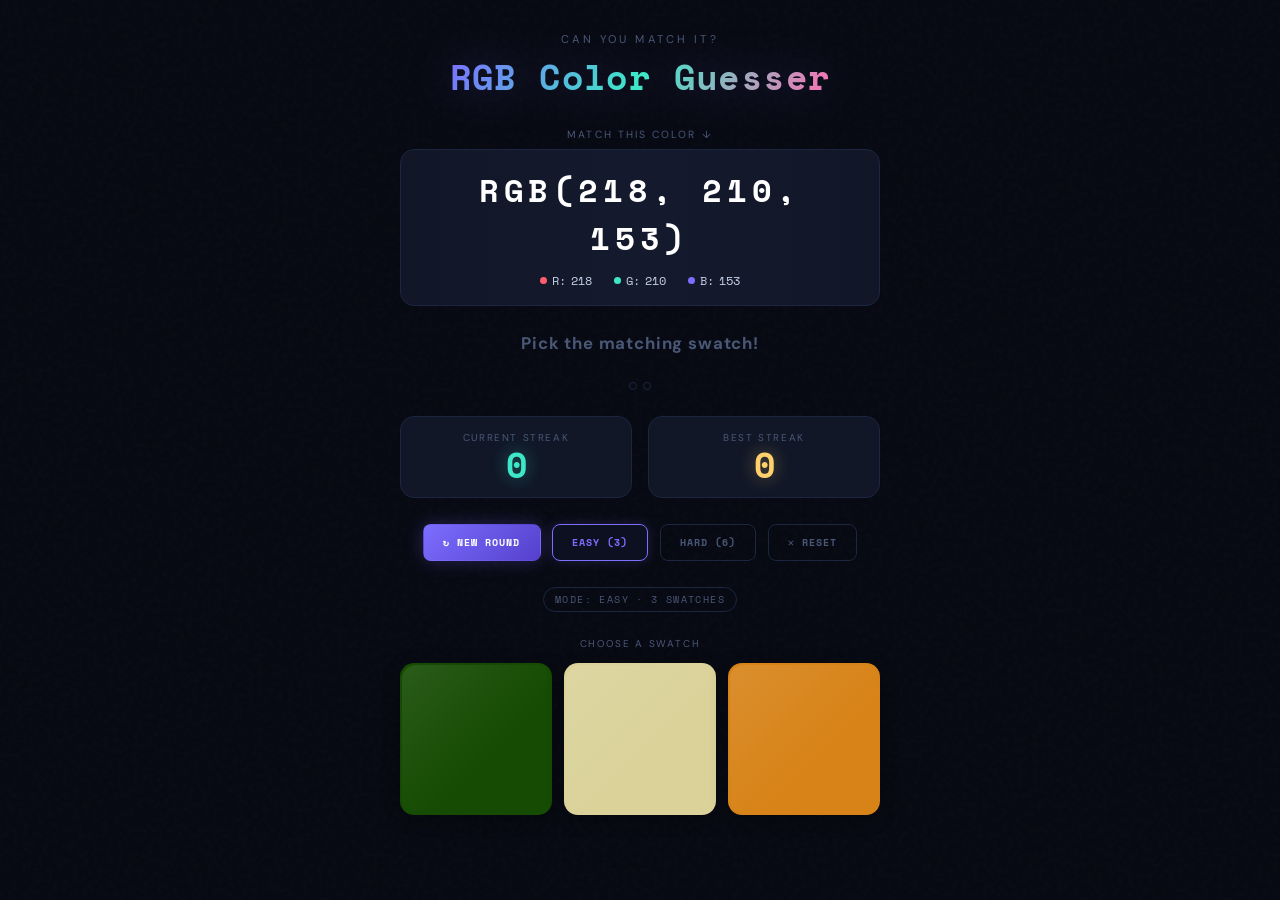
<file: Color-Guessing-Game/index.html>
<!DOCTYPE html>
<html lang="en">
<head>
  <meta charset="UTF-8" />
  <meta name="viewport" content="width=device-width, initial-scale=1.0" />
  <title>RGB Color Guesser</title>
  <link href="https://fonts.googleapis.com/css2?family=Space+Mono:wght@400;700&family=DM+Sans:wght@300;500;700&display=swap" rel="stylesheet" />
  <link rel="stylesheet" href="style.css">
</head>
<body>
 
  <!-- Brand -->
  <div class="brand">
    <div class="brand-sub">Can you match it?</div>
    <div class="brand-title">RGB Color Guesser</div>
  </div>
 
  <!-- Target color display -->
  <div class="target-wrap">
    <div class="target-label">Match this color ↓</div>
    <div class="target-box">
      <div id="colorDisplay">rgb(0, 0, 0)</div>
      <div class="channel-breakdown">
        <div class="channel r"><div class="dot"></div><span>R: </span><span class="val" id="chR">0</span></div>
        <div class="channel g"><div class="dot"></div><span>G: </span><span class="val" id="chG">0</span></div>
        <div class="channel b"><div class="dot"></div><span>B: </span><span class="val" id="chB">0</span></div>
      </div>
    </div>
  </div>
 
  <!-- Message -->
  <div class="message neutral" id="message">Pick the matching swatch!</div>
 
  <!-- Attempts (wrong guess pips) -->
  <div class="attempts-row" id="attemptsRow"></div>
 
  <!-- Scoreboard -->
  <div class="scoreboard">
    <div class="score-card">
      <div class="label">Current Streak</div>
      <div class="num" id="currentStreak">0</div>
    </div>
    <div class="score-card best">
      <div class="label">Best Streak</div>
      <div class="num" id="bestStreak">0</div>
    </div>
  </div>
 
  <!-- Controls -->
  <div class="controls">
    <button class="btn btn-new" id="newRoundBtn">↻ New Round</button>
    <button class="btn btn-mode selected" id="easyBtn">Easy (3)</button>
    <button class="btn btn-mode" id="hardBtn">Hard (6)</button>
    <button class="btn btn-reset" id="resetStreakBtn">✕ Reset</button>
  </div>
 
  <!-- Difficulty badge -->
  <div class="difficulty-badge" id="diffBadge">Mode: Easy · 3 swatches</div>
 
  <!-- Color swatches -->
  <div class="grid-wrap">
    <div class="grid-label">Choose a swatch</div>
    <div id="colorBoxContainer">
      <div class="color-box"></div>
      <div class="color-box"></div>
      <div class="color-box"></div>
      <div class="color-box"></div>
      <div class="color-box"></div>
      <div class="color-box"></div>
    </div>
  </div>
 
  <!-- Win/Result overlay -->
  <div class="overlay" id="overlay">
    <div class="overlay-card">
      <div class="overlay-emoji" id="overlayEmoji">🎯</div>
      <div class="overlay-swatch" id="overlaySwatch"></div>
      <div class="overlay-title" id="overlayTitle">Correct!</div>
      <div class="overlay-sub" id="overlaySub"></div>
      <div class="overlay-btns">
        <button class="btn btn-new" id="overlayNext">↻ Next Round</button>
        <button class="btn btn-reset" id="overlayReset">✕ Reset All</button>
      </div>
    </div>
  </div>
 
  <script src="script.js"></script>

</body>
</html>
</file>
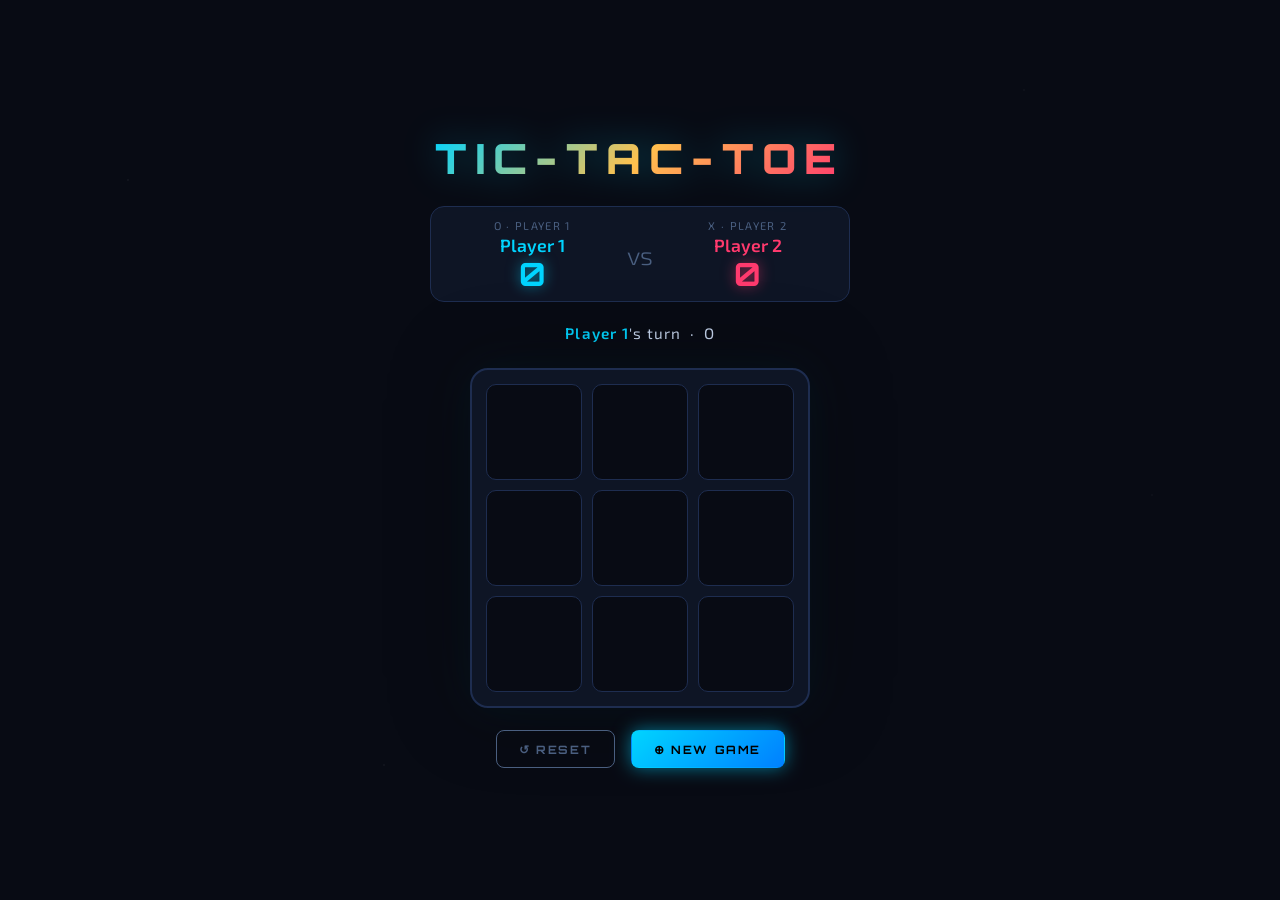
<file: TIC-TAC-TOE/index.html>
<!DOCTYPE html>
<html lang="en">
<head>
  <meta charset="UTF-8" />
  <meta name="viewport" content="width=device-width, initial-scale=1.0" />
  <title>Tic‑Tac‑Toe</title>
  <link href="https://fonts.googleapis.com/css2?family=Orbitron:wght@700;900&family=Exo+2:wght@300;400;600&display=swap" rel="stylesheet" />
  <link rel="stylesheet" href="./style.css">
</head>
<body>
 
  <h1 class="title">TIC-TAC-TOE</h1>
 
  <!-- Scoreboard -->
  <div class="scoreboard">
    <div class="score-card o-card">
      <div class="player-name">O · Player 1</div>
      <div class="player-label" id="name1">Player 1</div>
      <div class="score-num" id="score1">0</div>
    </div>
    <div class="score-divider">vs</div>
    <div class="score-card x-card">
      <div class="player-name">X · Player 2</div>
      <div class="player-label" id="name2">Player 2</div>
      <div class="score-num" id="score2">0</div>
    </div>
  </div>
 
  <!-- Turn indicator -->
  <div class="status" id="status">— —</div>
 
  <!-- Game grid -->
  <div class="grid" id="grid">
    <button class="cell" data-i="0"></button>
    <button class="cell" data-i="1"></button>
    <button class="cell" data-i="2"></button>
    <button class="cell" data-i="3"></button>
    <button class="cell" data-i="4"></button>
    <button class="cell" data-i="5"></button>
    <button class="cell" data-i="6"></button>
    <button class="cell" data-i="7"></button>
    <button class="cell" data-i="8"></button>
  </div>
 
  <!-- Controls -->
  <div class="controls">
    <button class="btn btn-reset" id="btnReset">↺ Reset</button>
    <button class="btn btn-new"   id="btnNew">⊕ New Game</button>
  </div>
 
  <!-- Win / Draw overlay -->
  <div class="overlay" id="overlay">
    <div class="overlay-card">
      <div class="overlay-emoji" id="overlayEmoji">🏆</div>
      <div class="overlay-title" id="overlayTitle">Winner!</div>
      <div class="overlay-name"  id="overlayName"></div>
      <div class="overlay-btns">
        <button class="btn btn-reset" id="overlayReset">↺ Play Again</button>
        <button class="btn btn-new"   id="overlayNew">⊕ New Game</button>
      </div>
    </div>
  </div>
 
  <script src="index.js"></script>

</body>
</html>
</file>
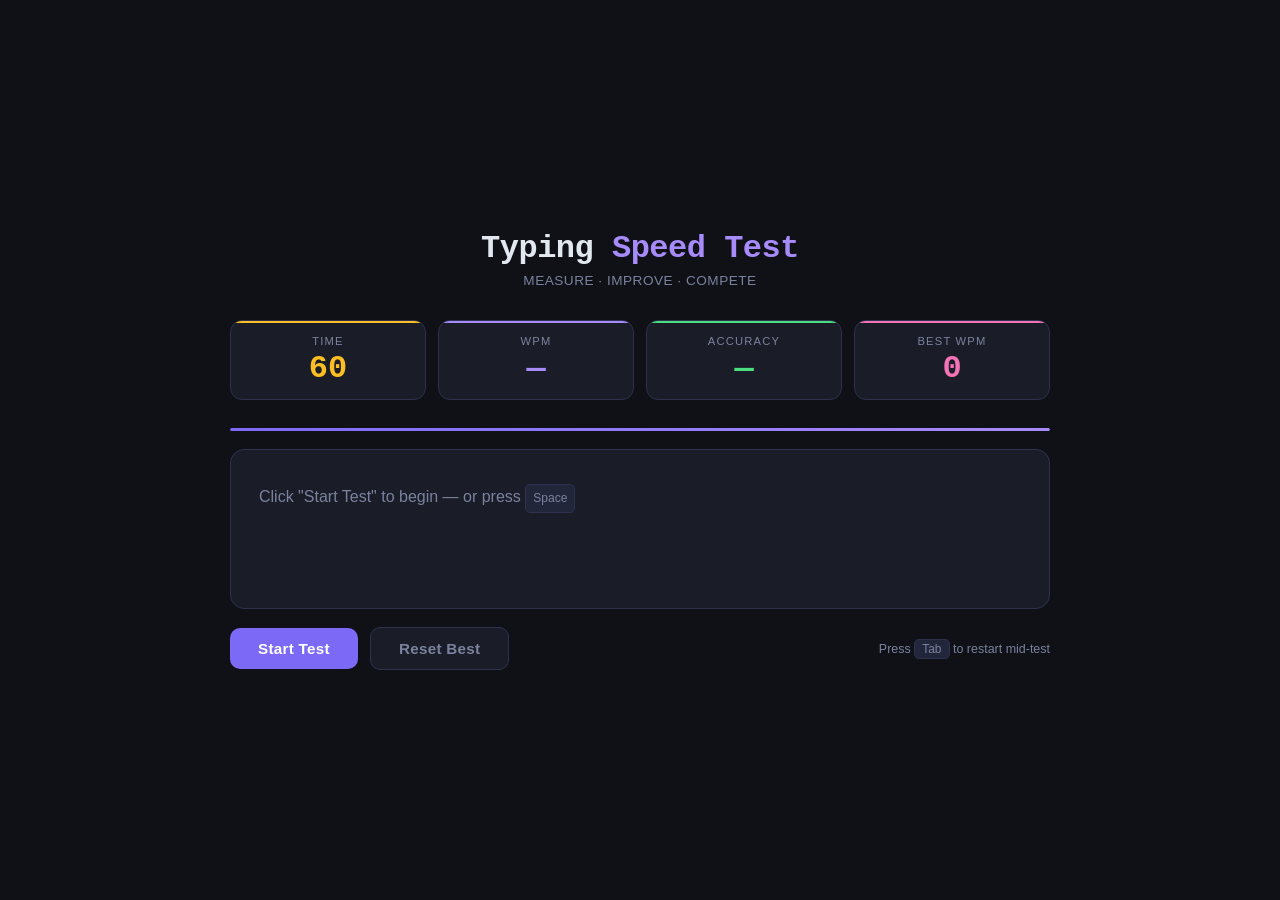
<file: Typing-Speed-Test/index.html>
<!DOCTYPE html>
<html lang="en">
<head>
    <meta charset="UTF-8">
    <meta name="viewport" content="width=device-width, initial-scale=1.0">
    <title>Typing Speed Test</title>
    <link rel="stylesheet" href="style.css">
</head>
<body>
    <div class="app">
        <div class="header">
            <h1>Typing <span>Speed Test</span></h1>
            <p>MEASURE &middot; IMPROVE &middot; COMPETE</p>
        </div>
 
        <div class="stats">
            <div class="stat s-time" id="statTime">
                <label>Time</label>
                <div class="val" id="timerDisp">60</div>
            </div>
            <div class="stat s-wpm">
                <label>WPM</label>
                <div class="val" id="wpmDisp">—</div>
            </div>
            <div class="stat s-acc">
                <label>Accuracy</label>
                <div class="val" id="accDisp">—</div>
            </div>
            <div class="stat s-best">
                <label>Best WPM</label>
                <div class="val" id="bestDisp">0</div>
            </div>
        </div>
 
        <div class="time-bar"><div class="time-fill" id="timeFill"></div></div>
 
        <div class="text-box" id="textBox" tabindex="0">
            <span class="placeholder">Click "Start Test" to begin — or press <span class="kbd">Space</span></span>
        </div>
        <textarea id="typingArea" autocomplete="off" autocorrect="off" autocapitalize="off" spellcheck="false"></textarea>
 
        <div class="actions">
            <button class="btn btn-primary" id="startBtn">Start Test</button>
            <button class="btn btn-ghost" id="resetBtn">Reset Best</button>
            <span class="kbd-hint">Press <span class="kbd">Tab</span> to restart mid-test</span>
        </div>
    </div>
 
    <!-- Results Modal -->
    <div class="modal-backdrop" id="modal">
        <div class="modal">
            <div class="progress-ring" id="progressRing"></div>
            <h2 id="modalTitle">Test Complete!</h2>
            <div class="grade" id="modalGrade">🏆</div>
            <p id="newBestMsg" class="new-best" style="display:none">⭐ New personal best!</p>
            <div class="modal-stats">
                <div class="modal-stat"><label>WPM</label><div class="v purple" id="mWpm">0</div></div>
                <div class="modal-stat"><label>Accuracy</label><div class="v green" id="mAcc">0%</div></div>
                <div class="modal-stat"><label>Correct chars</label><div class="v amber" id="mChars">0</div></div>
                <div class="modal-stat"><label>Best WPM</label><div class="v pink" id="mBest">0</div></div>
            </div>
            <button class="btn btn-primary" style="width:100%" id="retryBtn">Try Again</button>
        </div>
    </div>
 
    <script src="script.js"></script>
</body>
</html>
</file>
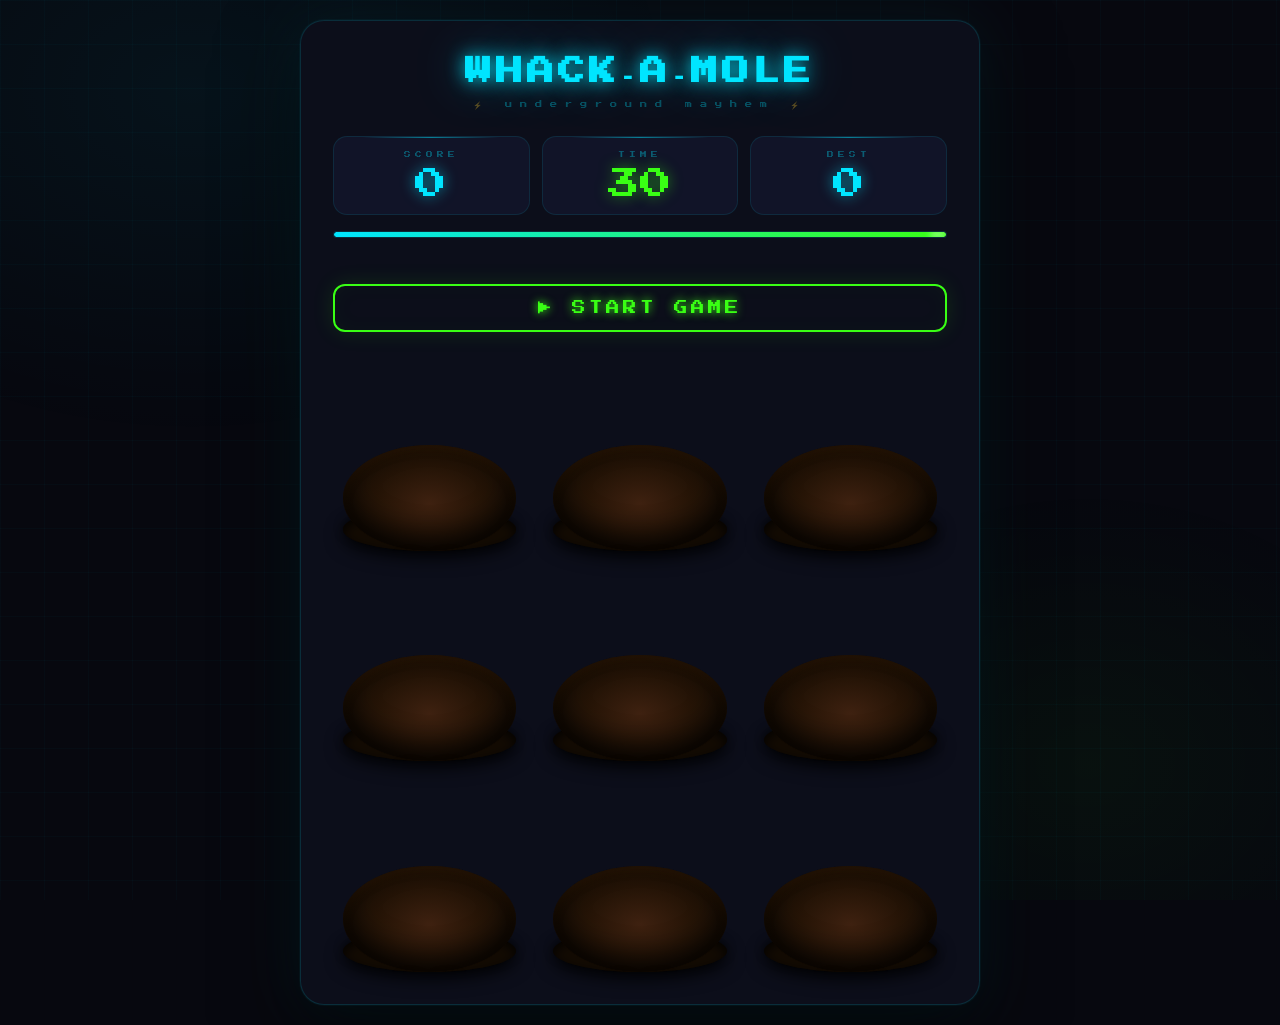
<file: Whack-a-mole/index.html>
<!DOCTYPE html>
<html lang="en">
<head>
  <meta charset="UTF-8">
  <meta name="viewport" content="width=device-width, initial-scale=1.0">
  <title>Whack-a-Mole</title>
  <link rel="preconnect" href="https://fonts.googleapis.com">
  <link href="https://fonts.googleapis.com/css2?family=Press+Start+2P&display=swap" rel="stylesheet">
  <link rel="stylesheet" href="style.css">
</head>
<body>
 
  <div class="bg-grid" aria-hidden="true"></div>
  <div class="bg-glow" aria-hidden="true"></div>
 
  <div class="container">
 
    <header>
      <h1>WHACK&#8209;A&#8209;MOLE</h1>
      <p class="tagline">&#9889; underground mayhem &#9889;</p>
    </header>
 
    <div class="scoreboard">
      <div class="score-box" id="scoreBox">
        <div class="s-label">SCORE</div>
        <div class="s-value" id="scoreEl">0</div>
      </div>
      <div class="score-box time-box">
        <div class="s-label">TIME</div>
        <div class="s-value" id="timeEl">30</div>
      </div>
      <div class="score-box">
        <div class="s-label">BEST</div>
        <div class="s-value" id="bestEl">0</div>
      </div>
    </div>
 
    <div class="progress-wrap">
      <div class="progress-bar" id="progressBar"></div>
    </div>
 
    <div class="combo-wrap" aria-live="polite">
      <span class="combo-msg" id="comboMsg"></span>
    </div>
 
    <button class="btn-start" id="btnStart">&#9654; START GAME</button>
 
    <div class="board" id="board">
      <div class="hole" data-i="0"><div class="mole-wrap"><div class="mole" id="m0"><span class="mface">&#128049;</span><span class="mface-bonk">&#128565;</span></div></div></div>
      <div class="hole" data-i="1"><div class="mole-wrap"><div class="mole" id="m1"><span class="mface">&#128049;</span><span class="mface-bonk">&#128565;</span></div></div></div>
      <div class="hole" data-i="2"><div class="mole-wrap"><div class="mole" id="m2"><span class="mface">&#128049;</span><span class="mface-bonk">&#128565;</span></div></div></div>
      <div class="hole" data-i="3"><div class="mole-wrap"><div class="mole" id="m3"><span class="mface">&#128049;</span><span class="mface-bonk">&#128565;</span></div></div></div>
      <div class="hole" data-i="4"><div class="mole-wrap"><div class="mole" id="m4"><span class="mface">&#128049;</span><span class="mface-bonk">&#128565;</span></div></div></div>
      <div class="hole" data-i="5"><div class="mole-wrap"><div class="mole" id="m5"><span class="mface">&#128049;</span><span class="mface-bonk">&#128565;</span></div></div></div>
      <div class="hole" data-i="6"><div class="mole-wrap"><div class="mole" id="m6"><span class="mface">&#128049;</span><span class="mface-bonk">&#128565;</span></div></div></div>
      <div class="hole" data-i="7"><div class="mole-wrap"><div class="mole" id="m7"><span class="mface">&#128049;</span><span class="mface-bonk">&#128565;</span></div></div></div>
      <div class="hole" data-i="8"><div class="mole-wrap"><div class="mole" id="m8"><span class="mface">&#128049;</span><span class="mface-bonk">&#128565;</span></div></div></div>
    </div>
 
  </div>
 
  <!-- Game Over Overlay -->
  <div class="overlay" id="overlay" aria-modal="true" role="dialog" aria-labelledby="ovTitle">
    <div class="overlay-card">
      <div class="ov-icon" id="ovIcon">&#127881;</div>
      <h2 class="ov-title" id="ovTitle">GAME OVER</h2>
      <div class="ov-score-wrap">
        <span class="ov-label">YOUR SCORE</span>
        <span class="ov-num" id="ovScore">0</span>
      </div>
      <p class="ov-best" id="ovBest"></p>
      <button class="btn-start" id="btnAgain">&#9654; PLAY AGAIN</button>
    </div>
  </div>
 
  <script src="script.js"></script>
</body>
</html>
</file>
<file: Color-Guessing-Game/style.css>
/* ── Variables & Reset ───────────────────────────────────── */
    *, *::before, *::after { box-sizing: border-box; margin: 0; padding: 0; }
 
    :root {
      --bg:       #070912;
      --surface:  #0d1020;
      --card:     #111727;
      --border:   #1c2640;
      --accent:   #7c6eff;
      --accent2:  #ff6eb4;
      --teal:     #3de8c8;
      --gold:     #ffd06b;
      --red:      #ff5c6e;
      --text:     #c5d0e8;
      --muted:    #4a5878;
      --correct:  #3de8c8;
      --wrong:    #ff5c6e;
    }
 
    body {
      min-height: 100dvh;
      background: var(--bg);
      color: var(--text);
      font-family: 'DM Sans', sans-serif;
      display: flex;
      flex-direction: column;
      align-items: center;
      padding: 2rem 1.2rem 3rem;
      gap: 1.6rem;
    }
 
    /* noise grain overlay */
    body::before {
      content: '';
      position: fixed; inset: 0;
      background-image: url("data:image/svg+xml,%3Csvg viewBox='0 0 200 200' xmlns='http://www.w3.org/2000/svg'%3E%3Cfilter id='n'%3E%3CfeTurbulence type='fractalNoise' baseFrequency='0.9' numOctaves='4' stitchTiles='stitch'/%3E%3C/filter%3E%3Crect width='100%25' height='100%25' filter='url(%23n)' opacity='0.04'/%3E%3C/svg%3E");
      pointer-events: none; z-index: 0; opacity: 0.6;
    }
 
    /* ── Title ───────────────────────────────────────────────── */
    .brand {
      text-align: center;
      position: relative; z-index: 1;
    }
    .brand-sub {
      font-size: 0.7rem;
      letter-spacing: 0.28em;
      text-transform: uppercase;
      color: var(--muted);
      margin-bottom: 0.3rem;
    }
    .brand-title {
      font-family: 'Space Mono', monospace;
      font-size: clamp(1.4rem, 4.5vw, 2.2rem);
      font-weight: 700;
      letter-spacing: 0.04em;
      background: linear-gradient(120deg, var(--accent) 0%, var(--teal) 50%, var(--accent2) 100%);
      -webkit-background-clip: text;
      -webkit-text-fill-color: transparent;
      background-clip: text;
      filter: drop-shadow(0 0 22px #7c6eff44);
    }
 
    /* ── RGB Target Display ──────────────────────────────────── */
    .target-wrap {
      position: relative; z-index: 1;
      width: min(480px, 92vw);
    }
    .target-label {
      font-size: 0.65rem;
      letter-spacing: 0.2em;
      text-transform: uppercase;
      color: var(--muted);
      text-align: center;
      margin-bottom: 0.5rem;
    }
    .target-box {
      background: var(--card);
      border: 1.5px solid var(--border);
      border-radius: 14px;
      padding: 1rem 1.6rem;
      text-align: center;
      position: relative;
      overflow: hidden;
    }
    .target-box::before {
      content: '';
      position: absolute; inset: 0;
      background: linear-gradient(90deg, transparent 0%, #7c6eff08 50%, transparent 100%);
      animation: scanline 3s linear infinite;
    }
    @keyframes scanline {
      0%   { transform: translateX(-100%); }
      100% { transform: translateX(100%); }
    }
    #colorDisplay {
      font-family: 'Space Mono', monospace;
      font-size: clamp(1.4rem, 5vw, 2rem);
      font-weight: 700;
      letter-spacing: 0.15em;
      color: white;
      position: relative; z-index: 1;
      transition: color 0.4s;
    }
    .channel-breakdown {
      display: flex;
      justify-content: center;
      gap: 1.4rem;
      margin-top: 0.6rem;
      position: relative; z-index: 1;
    }
    .channel {
      display: flex; align-items: center; gap: 0.3rem;
      font-size: 0.72rem;
      font-family: 'Space Mono', monospace;
    }
    .channel .dot { width: 7px; height: 7px; border-radius: 50%; }
    .channel.r .dot { background: #ff5c6e; }
    .channel.g .dot { background: #3de8c8; }
    .channel.b .dot { background: #7c6eff; }
    .channel .val { color: var(--text); }
 
    /* ── Message ─────────────────────────────────────────────── */
    .message {
      font-size: 1.05rem;
      font-weight: 700;
      letter-spacing: 0.05em;
      height: 1.5em;
      text-align: center;
      transition: color 0.25s, transform 0.25s;
      position: relative; z-index: 1;
    }
    .message.correct { color: var(--correct); }
    .message.wrong   { color: var(--wrong); }
    .message.neutral { color: var(--muted); }
    .message.pop     { animation: msgPop 0.25s ease; }
    @keyframes msgPop {
      0%   { transform: scale(0.88); }
      60%  { transform: scale(1.06); }
      100% { transform: scale(1); }
    }
 
    /* ── Scoreboard ──────────────────────────────────────────── */
    .scoreboard {
      display: flex;
      gap: 1rem;
      position: relative; z-index: 1;
      width: min(480px, 92vw);
    }
    .score-card {
      flex: 1;
      background: var(--card);
      border: 1.5px solid var(--border);
      border-radius: 14px;
      padding: 0.9rem 1rem;
      text-align: center;
    }
    .score-card .label {
      font-size: 0.62rem;
      letter-spacing: 0.16em;
      text-transform: uppercase;
      color: var(--muted);
      margin-bottom: 0.2rem;
    }
    .score-card .num {
      font-family: 'Space Mono', monospace;
      font-size: 2.2rem;
      font-weight: 700;
      color: var(--teal);
      line-height: 1;
      text-shadow: 0 0 18px #3de8c866;
      transition: transform 0.2s;
    }
    .score-card.best .num { color: var(--gold); text-shadow: 0 0 18px #ffd06b66; }
    .num.bump { animation: bump 0.3s cubic-bezier(.17,.67,.3,1.5); }
    @keyframes bump {
      0%   { transform: scale(0.75); }
      100% { transform: scale(1); }
    }
 
    /* ── Controls ────────────────────────────────────────────── */
    .controls {
      display: flex;
      gap: 0.7rem;
      flex-wrap: wrap;
      justify-content: center;
      position: relative; z-index: 1;
      width: min(480px, 92vw);
    }
    .btn {
      font-family: 'Space Mono', monospace;
      font-size: 0.65rem;
      font-weight: 700;
      letter-spacing: 0.1em;
      text-transform: uppercase;
      padding: 0.6rem 1.2rem;
      border-radius: 8px;
      border: 1.5px solid transparent;
      cursor: pointer;
      transition: transform 0.12s, box-shadow 0.18s, background 0.18s, border-color 0.18s;
    }
    .btn:active { transform: scale(0.93) !important; }
 
    .btn-new {
      background: linear-gradient(135deg, var(--accent), #5540cc);
      color: white;
      border-color: transparent;
      box-shadow: 0 0 18px #7c6eff44;
    }
    .btn-new:hover { box-shadow: 0 0 30px #7c6eff77; transform: translateY(-1px); }
 
    .btn-mode {
      background: transparent;
      color: var(--muted);
      border-color: var(--border);
    }
    .btn-mode:hover { border-color: var(--text); color: var(--text); }
    .btn-mode.selected {
      background: var(--surface);
      border-color: var(--accent);
      color: var(--accent);
      box-shadow: 0 0 12px #7c6eff33;
    }
 
    .btn-reset {
      background: transparent;
      color: var(--muted);
      border-color: var(--border);
    }
    .btn-reset:hover { border-color: var(--wrong); color: var(--wrong); }
 
    /* ── Color Grid ──────────────────────────────────────────── */
    .grid-wrap {
      width: min(480px, 92vw);
      position: relative; z-index: 1;
    }
    .grid-label {
      font-size: 0.62rem;
      letter-spacing: 0.18em;
      text-transform: uppercase;
      color: var(--muted);
      text-align: center;
      margin-bottom: 0.8rem;
    }
    #colorBoxContainer {
      display: grid;
      grid-template-columns: repeat(3, 1fr);
      gap: 12px;
    }
 
    .color-box {
      aspect-ratio: 1;
      border-radius: 14px;
      cursor: pointer;
      border: 2px solid transparent;
      box-shadow: 0 4px 18px #00000055;
      transition: transform 0.18s, border-color 0.18s, box-shadow 0.18s, opacity 0.3s;
      position: relative;
      overflow: hidden;
    }
    .color-box::after {
      content: '';
      position: absolute; inset: 0;
      border-radius: inherit;
      background: linear-gradient(135deg, #ffffff18, transparent 60%);
      pointer-events: none;
    }
    .color-box:not(.fade):not(.locked):hover {
      transform: scale(1.06) translateY(-3px);
      border-color: rgba(255,255,255,0.45);
      box-shadow: 0 10px 30px #00000066;
    }
    .color-box:not(.fade):not(.locked):active {
      transform: scale(0.94);
    }
    .color-box.fade {
      opacity: 0.18;
      pointer-events: none;
      filter: saturate(0.3);
    }
    .color-box.locked { cursor: default; }
    .color-box.correct-flash {
      animation: correctFlash 0.5s ease;
      border-color: var(--teal) !important;
    }
    .color-box.wrong-flash {
      animation: wrongFlash 0.35s ease;
    }
    @keyframes correctFlash {
      0%,100% { box-shadow: 0 4px 18px #00000055; }
      50%      { box-shadow: 0 0 40px var(--teal), 0 0 80px #3de8c844; }
    }
    @keyframes wrongFlash {
      0%,100% { transform: scale(1); }
      25%      { transform: scale(1) translateX(-6px); }
      75%      { transform: scale(1) translateX(6px); }
    }
 
    /* ── Difficulty badge ────────────────────────────────────── */
    .difficulty-badge {
      font-family: 'Space Mono', monospace;
      font-size: 0.62rem;
      letter-spacing: 0.14em;
      text-transform: uppercase;
      padding: 0.25rem 0.7rem;
      border-radius: 999px;
      border: 1px solid var(--border);
      color: var(--muted);
      position: relative; z-index: 1;
    }
 
    /* ── Attempts row ────────────────────────────────────────── */
    .attempts-row {
      display: flex;
      gap: 6px;
      justify-content: center;
      position: relative; z-index: 1;
    }
    .attempt-pip {
      width: 8px; height: 8px;
      border-radius: 50%;
      border: 1.5px solid var(--border);
      background: transparent;
      transition: background 0.2s, border-color 0.2s;
    }
    .attempt-pip.used { background: var(--wrong); border-color: var(--wrong); }
 
    /* ── Modal overlay ───────────────────────────────────────── */
    .overlay {
      position: fixed; inset: 0;
      background: #00000099;
      display: flex; align-items: center; justify-content: center;
      z-index: 200;
      opacity: 0; pointer-events: none;
      transition: opacity 0.3s;
    }
    .overlay.show { opacity: 1; pointer-events: all; }
    .overlay-card {
      background: var(--card);
      border: 1.5px solid var(--border);
      border-radius: 20px;
      padding: 2.4rem 2.6rem;
      text-align: center;
      max-width: 320px; width: 90%;
      box-shadow: 0 0 60px #00000099, 0 0 30px #7c6eff22;
      transform: scale(0.85);
      transition: transform 0.3s cubic-bezier(.17,.67,.3,1.3);
    }
    .overlay.show .overlay-card { transform: scale(1); }
    .overlay-swatch {
      width: 72px; height: 72px;
      border-radius: 12px;
      margin: 0 auto 1rem;
      border: 2px solid rgba(255,255,255,0.15);
      box-shadow: 0 0 30px currentColor;
    }
    .overlay-emoji { font-size: 3rem; margin-bottom: 0.4rem; }
    .overlay-title {
      font-family: 'Space Mono', monospace;
      font-size: 1.3rem;
      font-weight: 700;
      color: white;
      margin-bottom: 0.3rem;
    }
    .overlay-sub { font-size: 0.82rem; color: var(--muted); margin-bottom: 1.4rem; }
    .overlay-btns { display: flex; gap: 0.7rem; justify-content: center; flex-wrap: wrap; }
</file>
<file: TIC-TAC-TOE/style.css>
/* ── Reset & Variables ─────────────────────────────────────── */
    *, *::before, *::after { box-sizing: border-box; margin: 0; padding: 0; }
 
    :root {
      --bg:       #080b14;
      --surface:  #0e1525;
      --border:   #1e2d50;
      --o-color:  #00d4ff;
      --o-glow:   #00d4ff88;
      --x-color:  #ff3a6e;
      --x-glow:   #ff3a6e88;
      --gold:     #ffc14d;
      --text:     #c8d8f0;
      --muted:    #4a5f80;
      --win-bg:   #131e35;
    }
 
    body {
      min-height: 100dvh;
      background: var(--bg);
      color: var(--text);
      font-family: 'Exo 2', sans-serif;
      display: flex;
      flex-direction: column;
      align-items: center;
      justify-content: center;
      gap: 1.4rem;
      padding: 1.5rem 1rem;
      overflow: hidden;
    }
 
    /* animated starfield background */
    body::before {
      content: '';
      position: fixed; inset: 0;
      background-image:
        radial-gradient(1px 1px at 10% 20%, #ffffff22 0%, transparent 100%),
        radial-gradient(1px 1px at 80% 10%, #ffffff18 0%, transparent 100%),
        radial-gradient(1px 1px at 60% 70%, #ffffff14 0%, transparent 100%),
        radial-gradient(1px 1px at 30% 85%, #ffffff20 0%, transparent 100%),
        radial-gradient(1px 1px at 90% 55%, #ffffff16 0%, transparent 100%);
      pointer-events: none; z-index: -1;
    }
 
    /* ── Header ────────────────────────────────────────────────── */
    .title {
      font-family: 'Orbitron', sans-serif;
      font-weight: 900;
      font-size: clamp(1.6rem, 5vw, 2.6rem);
      letter-spacing: 0.2em;
      background: linear-gradient(135deg, var(--o-color) 0%, var(--gold) 50%, var(--x-color) 100%);
      -webkit-background-clip: text;
      -webkit-text-fill-color: transparent;
      background-clip: text;
      filter: drop-shadow(0 0 18px #00d4ff55);
    }
 
    /* ── Score Panel ───────────────────────────────────────────── */
    .scoreboard {
      display: flex;
      align-items: center;
      gap: 1rem;
      background: var(--surface);
      border: 1px solid var(--border);
      border-radius: 14px;
      padding: 0.7rem 1.4rem;
      width: min(420px, 90vw);
    }
    .score-card {
      flex: 1;
      text-align: center;
    }
    .score-card .player-name {
      font-size: 0.7rem;
      letter-spacing: 0.12em;
      text-transform: uppercase;
      color: var(--muted);
      margin-bottom: 2px;
    }
    .score-card .player-label {
      font-size: 1.1rem;
      font-weight: 600;
      margin-bottom: 2px;
      white-space: nowrap;
      overflow: hidden;
      text-overflow: ellipsis;
      max-width: 110px;
      margin-inline: auto;
    }
    .score-card.o-card .player-label { color: var(--o-color); }
    .score-card.x-card .player-label { color: var(--x-color); }
    .score-card .score-num {
      font-family: 'Orbitron', sans-serif;
      font-size: 2rem;
      font-weight: 700;
      line-height: 1;
    }
    .score-card.o-card .score-num { color: var(--o-color); text-shadow: 0 0 14px var(--o-glow); }
    .score-card.x-card .score-num { color: var(--x-color); text-shadow: 0 0 14px var(--x-glow); }
 
    .score-divider { color: var(--muted); font-size: 1.6rem; font-weight: 300; }
 
    /* ── Status Bar ────────────────────────────────────────────── */
    .status {
      font-size: 0.95rem;
      letter-spacing: 0.08em;
      color: var(--text);
      height: 1.4em;
      text-align: center;
      transition: color 0.3s;
    }
    .status span { font-weight: 600; }
    .status .o-name { color: var(--o-color); }
    .status .x-name { color: var(--x-color); }
 
    /* ── Grid ──────────────────────────────────────────────────── */
    .grid {
      display: grid;
      grid-template-columns: repeat(3, 1fr);
      gap: 10px;
      background: var(--surface);
      border: 2px solid var(--border);
      border-radius: 18px;
      padding: 14px;
      width: min(340px, 88vw);
      box-shadow: 0 0 40px #00d4ff0d, 0 0 80px #00000066;
    }
 
    .cell {
      aspect-ratio: 1;
      background: var(--bg);
      border: 1.5px solid var(--border);
      border-radius: 10px;
      font-family: 'Orbitron', sans-serif;
      font-weight: 700;
      font-size: clamp(2rem, 8vw, 3rem);
      cursor: pointer;
      color: transparent;
      transition: background 0.18s, transform 0.12s, border-color 0.2s, box-shadow 0.2s;
      display: flex; align-items: center; justify-content: center;
      user-select: none;
      position: relative;
      overflow: hidden;
    }
    .cell::after {
      content: '';
      position: absolute; inset: 0;
      border-radius: inherit;
      opacity: 0;
      transition: opacity 0.2s;
      pointer-events: none;
    }
    .cell:not(:disabled):hover {
      background: #131e35;
      border-color: #2e4470;
      transform: scale(0.96);
    }
 
    .cell.o {
      color: var(--o-color);
      border-color: #00d4ff55;
      box-shadow: inset 0 0 16px #00d4ff22;
      animation: popIn 0.22s cubic-bezier(.17,.67,.48,1.4);
    }
    .cell.x {
      color: var(--x-color);
      border-color: #ff3a6e55;
      box-shadow: inset 0 0 16px #ff3a6e22;
      animation: popIn 0.22s cubic-bezier(.17,.67,.48,1.4);
    }
    .cell.win {
      border-color: var(--gold) !important;
      box-shadow: 0 0 22px var(--gold), inset 0 0 22px #ffc14d33 !important;
      animation: pulse 1s ease-in-out infinite;
    }
    .cell:disabled { cursor: default; }
 
    @keyframes popIn {
      0%   { transform: scale(0.5); opacity: 0; }
      100% { transform: scale(1);   opacity: 1; }
    }
    @keyframes pulse {
      0%,100% { box-shadow: 0 0 14px var(--gold), inset 0 0 14px #ffc14d22; }
      50%      { box-shadow: 0 0 32px var(--gold), inset 0 0 32px #ffc14d44; }
    }
 
    /* ── Buttons ───────────────────────────────────────────────── */
    .controls {
      display: flex;
      gap: 1rem;
    }
    .btn {
      font-family: 'Orbitron', sans-serif;
      font-size: 0.72rem;
      font-weight: 700;
      letter-spacing: 0.14em;
      text-transform: uppercase;
      padding: 0.65rem 1.4rem;
      border-radius: 8px;
      border: 1.5px solid transparent;
      cursor: pointer;
      transition: transform 0.12s, box-shadow 0.18s, background 0.18s;
    }
    .btn:active { transform: scale(0.95); }
 
    .btn-reset {
      background: transparent;
      border-color: var(--muted);
      color: var(--muted);
    }
    .btn-reset:hover {
      border-color: var(--text);
      color: var(--text);
      box-shadow: 0 0 14px #4a5f8044;
    }
 
    .btn-new {
      background: linear-gradient(135deg, var(--o-color), #0080ff);
      border-color: transparent;
      color: #000;
      box-shadow: 0 0 18px var(--o-glow);
    }
    .btn-new:hover {
      box-shadow: 0 0 28px var(--o-glow);
      transform: translateY(-1px);
    }
 
    /* ── Win Overlay ───────────────────────────────────────────── */
    .overlay {
      position: fixed; inset: 0;
      background: #00000099;
      display: flex; align-items: center; justify-content: center;
      z-index: 100;
      opacity: 0; pointer-events: none;
      transition: opacity 0.3s;
    }
    .overlay.show { opacity: 1; pointer-events: all; }
 
    .overlay-card {
      background: var(--win-bg);
      border: 1.5px solid var(--border);
      border-radius: 20px;
      padding: 2.5rem 2.8rem;
      text-align: center;
      max-width: 340px;
      width: 90%;
      box-shadow: 0 0 60px #00000088, 0 0 30px #00d4ff22;
      transform: scale(0.85);
      transition: transform 0.3s cubic-bezier(.17,.67,.3,1.3);
    }
    .overlay.show .overlay-card { transform: scale(1); }
 
    .overlay-emoji { font-size: 3.5rem; margin-bottom: 0.4rem; }
    .overlay-title {
      font-family: 'Orbitron', sans-serif;
      font-size: 1rem;
      letter-spacing: 0.18em;
      color: var(--muted);
      margin-bottom: 0.4rem;
      text-transform: uppercase;
    }
    .overlay-name {
      font-family: 'Orbitron', sans-serif;
      font-size: 1.9rem;
      font-weight: 900;
      margin-bottom: 1.6rem;
    }
    .overlay-name.o-win { color: var(--o-color); text-shadow: 0 0 20px var(--o-glow); }
    .overlay-name.x-win { color: var(--x-color); text-shadow: 0 0 20px var(--x-glow); }
    .overlay-name.draw  { color: var(--gold);    text-shadow: 0 0 20px #ffc14d88; }
 
    .overlay-btns { display: flex; gap: 0.8rem; justify-content: center; flex-wrap: wrap; }
</file>
<file: Typing-Speed-Test/style.css>
* {
    margin: 0;
    padding: 0;
    box-sizing: border-box;
}
 
:root {
    --bg: #0f1117;
    --surface: #1a1d27;
    --surface2: #22263a;
    --border: #2e3250;
    --text: #e2e8f0;
    --muted: #7a829e;
    --accent: #7c6af7;
    --accent2: #a78bfa;
    --green: #4ade80;
    --red: #f87171;
    --amber: #fbbf24;
    --cursor-bg: #7c6af7;
}
 
body {
    background: var(--bg);
    color: var(--text);
    font-family: 'Courier New', monospace;
    min-height: 100vh;
    display: flex;
    align-items: center;
    justify-content: center;
    padding: 20px;
}
 
.app {
    width: 100%;
    max-width: 820px;
}
 
/* Header */
.header {
    text-align: center;
    margin-bottom: 32px;
}
 
.header h1 {
    font-size: 2rem;
    font-weight: 700;
    letter-spacing: -0.5px;
    color: var(--text);
}
 
.header h1 span {
    color: var(--accent2);
}
 
.header p {
    color: var(--muted);
    font-size: 0.85rem;
    margin-top: 6px;
    font-family: sans-serif;
    letter-spacing: 0.5px;
}
 
/* Stats */
.stats {
    display: grid;
    grid-template-columns: repeat(4, 1fr);
    gap: 12px;
    margin-bottom: 28px;
}
 
.stat {
    background: var(--surface);
    border: 1px solid var(--border);
    border-radius: 12px;
    padding: 14px 16px;
    text-align: center;
    position: relative;
    overflow: hidden;
    transition: border-color 0.3s;
}
 
.stat::before {
    content: '';
    position: absolute;
    top: 0;
    left: 0;
    right: 0;
    height: 2px;
    border-radius: 12px 12px 0 0;
}
 
.stat.s-time::before  { background: var(--amber); }
.stat.s-wpm::before   { background: var(--accent2); }
.stat.s-acc::before   { background: var(--green); }
.stat.s-best::before  { background: #f472b6; }
 
.stat label {
    display: block;
    font-size: 0.7rem;
    text-transform: uppercase;
    letter-spacing: 1.2px;
    color: var(--muted);
    font-family: sans-serif;
    margin-bottom: 6px;
}
 
.stat .val {
    font-size: 2rem;
    font-weight: 700;
    line-height: 1;
}
 
.stat.s-time .val  { color: var(--amber); }
.stat.s-wpm .val   { color: var(--accent2); }
.stat.s-acc .val   { color: var(--green); }
.stat.s-best .val  { color: #f472b6; }
 
.stat.s-time.warn .val {
    color: var(--red);
    animation: pulse 0.5s ease infinite alternate;
}
 
@keyframes pulse {
    from { opacity: 1; }
    to   { opacity: 0.5; }
}
 
/* Progress bar */
.time-bar {
    height: 3px;
    background: var(--surface2);
    border-radius: 99px;
    margin-bottom: 18px;
    overflow: hidden;
}
 
.time-fill {
    height: 100%;
    width: 100%;
    background: linear-gradient(90deg, var(--accent), var(--accent2));
    border-radius: 99px;
    transition: width 1s linear, background 0.5s;
}
 
.time-fill.warn {
    background: linear-gradient(90deg, var(--amber), var(--red));
}
 
/* Text display */
.text-box {
    background: var(--surface);
    border: 1px solid var(--border);
    border-radius: 14px;
    padding: 28px;
    min-height: 160px;
    font-size: 1.25rem;
    line-height: 1.9;
    margin-bottom: 18px;
    position: relative;
    transition: border-color 0.3s;
    user-select: none;
    cursor: text;
}
 
.text-box.active {
    border-color: var(--accent);
}
 
.text-box .placeholder {
    color: var(--muted);
    font-family: sans-serif;
    font-size: 1rem;
}
 
/* Character highlighting */
.char { position: relative; }
 
.char.correct { color: var(--green); }
 
.char.wrong {
    color: var(--red);
    background: rgba(248, 113, 113, 0.12);
    border-radius: 2px;
}
 
.char.pending { color: #4a5070; }
 
.char.cursor::after {
    content: '';
    position: absolute;
    left: 0;
    top: 4%;
    bottom: 4%;
    width: 2px;
    background: var(--cursor-bg);
    border-radius: 2px;
    animation: blink 0.8s ease infinite;
}
 
.char.cursor.wrong::after {
    background: var(--red);
}
 
@keyframes blink {
    0%, 100% { opacity: 1; }
    50%       { opacity: 0; }
}
 
/* Hidden textarea (captures keystrokes) */
#typingArea {
    position: absolute;
    opacity: 0;
    pointer-events: none;
    top: 0;
    left: 0;
    width: 1px;
    height: 1px;
}
 
/* Buttons */
.actions {
    display: flex;
    gap: 12px;
    align-items: center;
    flex-wrap: wrap;
}
 
.btn {
    padding: 12px 28px;
    border-radius: 10px;
    border: none;
    cursor: pointer;
    font-size: 0.95rem;
    font-weight: 600;
    font-family: sans-serif;
    transition: all 0.2s;
    letter-spacing: 0.3px;
}
 
.btn-primary {
    background: var(--accent);
    color: white;
}
 
.btn-primary:hover {
    background: var(--accent2);
    transform: translateY(-1px);
}
 
.btn-primary:disabled {
    background: var(--surface2);
    color: var(--muted);
    cursor: not-allowed;
    transform: none;
}
 
.btn-ghost {
    background: var(--surface);
    border: 1px solid var(--border);
    color: var(--muted);
}
 
.btn-ghost:hover {
    border-color: var(--accent);
    color: var(--text);
}
 
.kbd-hint {
    margin-left: auto;
    font-size: 0.78rem;
    color: var(--muted);
    font-family: sans-serif;
}
 
.kbd {
    display: inline-block;
    background: var(--surface2);
    border: 1px solid var(--border);
    border-radius: 5px;
    padding: 2px 7px;
    font-size: 0.75rem;
    color: var(--muted);
}
 
/* Modal */
.modal-backdrop {
    position: fixed;
    inset: 0;
    background: rgba(0, 0, 0, 0.7);
    display: flex;
    align-items: center;
    justify-content: center;
    z-index: 100;
    opacity: 0;
    pointer-events: none;
    transition: opacity 0.3s;
}
 
.modal-backdrop.show {
    opacity: 1;
    pointer-events: all;
}
 
.modal {
    background: var(--surface);
    border: 1px solid var(--border);
    border-radius: 18px;
    padding: 36px;
    width: 100%;
    max-width: 420px;
    text-align: center;
    transform: scale(0.95);
    transition: transform 0.3s;
}
 
.modal-backdrop.show .modal {
    transform: scale(1);
}
 
.modal h2 {
    font-size: 1.4rem;
    margin-bottom: 6px;
    font-family: sans-serif;
}
 
.modal .grade {
    font-size: 3rem;
    margin: 16px 0 8px;
}
 
.modal-stats {
    display: grid;
    grid-template-columns: 1fr 1fr;
    gap: 12px;
    margin: 20px 0;
}
 
.modal-stat {
    background: var(--surface2);
    border-radius: 10px;
    padding: 14px;
}
 
.modal-stat label {
    display: block;
    font-size: 0.7rem;
    text-transform: uppercase;
    letter-spacing: 1px;
    color: var(--muted);
    font-family: sans-serif;
    margin-bottom: 4px;
}
 
.modal-stat .v {
    font-size: 1.8rem;
    font-weight: 700;
}
 
.modal-stat .v.purple { color: var(--accent2); }
.modal-stat .v.green  { color: var(--green); }
.modal-stat .v.amber  { color: var(--amber); }
.modal-stat .v.pink   { color: #f472b6; }
 
.new-best {
    color: var(--amber);
    font-size: 0.85rem;
    font-family: sans-serif;
    margin-top: -8px;
    margin-bottom: 12px;
}
 
.progress-ring {
    display: flex;
    gap: 8px;
    justify-content: center;
    margin-bottom: 20px;
}
 
.ring-dot {
    width: 6px;
    height: 6px;
    border-radius: 50%;
    background: var(--surface2);
}
 
.ring-dot.done {
    background: var(--accent2);
}
 
/* Responsive */
@media (max-width: 600px) {
    .stats {
        grid-template-columns: repeat(2, 1fr);
    }
 
    .header h1 {
        font-size: 1.5rem;
    }
 
    .text-box {
        font-size: 1.1rem;
        padding: 20px;
    }
 
    .kbd-hint {
        display: none;
    }
}
</file>
<file: Whack-a-mole/style.css>
@import url('https://fonts.googleapis.com/css2?family=Press+Start+2P&display=swap');
 
/* ── Variables ─────────────────────────────────────────────── */
:root {
  --bg:       #07080f;
  --surface:  #0c0e1a;
  --surface2: #111428;
  --cyan:     #00e5ff;
  --green:    #39ff14;
  --orange:   #ff6b35;
  --pink:     #ff2d9b;
  --yellow:   #ffd600;
  --earth1:   #130b03;
  --earth2:   #271507;
  --earth3:   #3e2110;
  --text:     #c8d8e8;
}
 
/* ── Reset ─────────────────────────────────────────────────── */
*, *::before, *::after { margin: 0; padding: 0; box-sizing: border-box; }
 
/* ── Body & Background ─────────────────────────────────────── */
body {
  font-family: 'Press Start 2P', monospace;
  background: var(--bg);
  min-height: 100vh;
  display: flex;
  justify-content: center;
  align-items: center;
  padding: 20px;
  overflow-x: hidden;
  position: relative;
}
 
.bg-grid {
  position: fixed;
  inset: 0;
  background-image:
    linear-gradient(rgba(0,229,255,0.025) 1px, transparent 1px),
    linear-gradient(90deg, rgba(0,229,255,0.025) 1px, transparent 1px);
  background-size: 44px 44px;
  pointer-events: none;
  z-index: 0;
}
 
.bg-glow {
  position: fixed;
  inset: 0;
  background:
    radial-gradient(ellipse 700px 500px at 15% 10%, rgba(0,229,255,0.05) 0%, transparent 70%),
    radial-gradient(ellipse 500px 400px at 85% 85%, rgba(57,255,20,0.04) 0%, transparent 70%),
    radial-gradient(ellipse 400px 300px at 50% 50%, rgba(255,45,155,0.02) 0%, transparent 70%);
  pointer-events: none;
  z-index: 0;
}
 
/* ── Container ─────────────────────────────────────────────── */
.container {
  background: var(--surface);
  border: 1px solid rgba(0,229,255,0.14);
  border-radius: 24px;
  padding: 32px;
  max-width: 680px;
  width: 100%;
  position: relative;
  z-index: 1;
  box-shadow:
    0 0 0 1px rgba(0,229,255,0.04),
    0 0 60px rgba(0,229,255,0.07),
    0 30px 80px rgba(0,0,0,0.7);
}
 
/* ── Header ────────────────────────────────────────────────── */
header { text-align: center; margin-bottom: 26px; }
 
h1 {
  font-size: clamp(1em, 3.5vw, 1.7em);
  color: var(--cyan);
  text-shadow: 0 0 18px rgba(0,229,255,0.9), 0 0 50px rgba(0,229,255,0.4);
  letter-spacing: 4px;
  line-height: 1.4;
  margin-bottom: 10px;
}
 
.tagline {
  font-size: 0.45em;
  color: rgba(0,229,255,0.3);
  letter-spacing: 8px;
  text-transform: lowercase;
}
 
/* ── Scoreboard ────────────────────────────────────────────── */
.scoreboard {
  display: grid;
  grid-template-columns: repeat(3, 1fr);
  gap: 12px;
  margin-bottom: 16px;
}
 
.score-box {
  background: var(--surface2);
  border: 1px solid rgba(0,229,255,0.1);
  border-radius: 14px;
  padding: 14px 8px;
  text-align: center;
  position: relative;
  overflow: hidden;
  transition: border-color 0.3s;
}
 
.score-box::after {
  content: '';
  position: absolute;
  top: 0; left: 15%; right: 15%;
  height: 1px;
  background: linear-gradient(90deg, transparent, rgba(0,229,255,0.5), transparent);
}
 
.s-label {
  font-size: 0.42em;
  color: rgba(0,229,255,0.35);
  letter-spacing: 4px;
  margin-bottom: 10px;
}
 
.s-value {
  font-size: clamp(1.4em, 3vw, 2em);
  color: var(--cyan);
  text-shadow: 0 0 14px rgba(0,229,255,0.6);
  line-height: 1;
  transition: color 0.15s, text-shadow 0.15s;
}
 
.time-box .s-value { color: var(--green); text-shadow: 0 0 14px rgba(57,255,20,0.5); }
.time-box.danger .s-value { color: var(--orange); text-shadow: 0 0 14px rgba(255,107,53,0.7); }
 
.score-box.pop .s-value {
  animation: scorePop 0.28s ease;
}
@keyframes scorePop {
  0%   { transform: scale(1); }
  45%  { transform: scale(1.5); color: var(--green); text-shadow: 0 0 24px var(--green); }
  100% { transform: scale(1); }
}
 
/* ── Progress / Timer Bar ──────────────────────────────────── */
.progress-wrap {
  background: rgba(0,229,255,0.06);
  border: 1px solid rgba(0,229,255,0.08);
  border-radius: 99px;
  height: 7px;
  margin-bottom: 14px;
  overflow: hidden;
}
 
.progress-bar {
  height: 100%;
  width: 100%;
  background: linear-gradient(90deg, var(--cyan) 0%, var(--green) 100%);
  border-radius: 99px;
  transition: width 1s linear, background 0.5s;
  position: relative;
}
.progress-bar::after {
  content: '';
  position: absolute;
  right: 0; top: 0; bottom: 0;
  width: 16px;
  background: rgba(255,255,255,0.55);
  border-radius: 99px;
  filter: blur(3px);
}
.progress-bar.danger {
  background: linear-gradient(90deg, var(--orange), var(--pink));
  animation: barFlash 0.45s infinite alternate;
}
@keyframes barFlash {
  from { opacity: 0.65; }
  to   { opacity: 1; }
}
 
/* ── Combo Display ─────────────────────────────────────────── */
.combo-wrap { text-align: center; height: 22px; margin-bottom: 10px; }
 
.combo-msg {
  font-size: 0.58em;
  color: var(--orange);
  text-shadow: 0 0 12px var(--orange), 0 0 28px rgba(255,107,53,0.5);
  opacity: 0;
  display: inline-block;
  transform: scale(0.7) translateY(6px);
  transition: opacity 0.2s, transform 0.25s cubic-bezier(0.34,1.56,0.64,1);
  letter-spacing: 2px;
  pointer-events: none;
}
.combo-msg.show {
  opacity: 1;
  transform: scale(1) translateY(0);
}
 
/* ── Start Button ──────────────────────────────────────────── */
.btn-start {
  display: block;
  width: 100%;
  padding: 15px;
  font-family: 'Press Start 2P', monospace;
  font-size: clamp(0.6em, 2vw, 0.85em);
  background: transparent;
  color: var(--green);
  border: 2px solid var(--green);
  border-radius: 12px;
  cursor: pointer;
  margin-bottom: 26px;
  letter-spacing: 3px;
  text-shadow: 0 0 10px var(--green);
  box-shadow: 0 0 22px rgba(57,255,20,0.12), inset 0 0 22px rgba(57,255,20,0.03);
  transition: all 0.25s ease;
  position: relative;
  overflow: hidden;
}
.btn-start::before {
  content: '';
  position: absolute;
  inset: 0;
  background: linear-gradient(90deg, transparent 0%, rgba(57,255,20,0.12) 50%, transparent 100%);
  transform: translateX(-100%);
  transition: transform 0.45s ease;
}
.btn-start:hover::before { transform: translateX(100%); }
.btn-start:hover {
  background: rgba(57,255,20,0.08);
  box-shadow: 0 0 35px rgba(57,255,20,0.3);
  transform: translateY(-2px);
}
.btn-start:active { transform: translateY(0) scale(0.98); }
.btn-start:disabled {
  opacity: 0.2;
  cursor: not-allowed;
  transform: none;
  box-shadow: none;
}
 
/* ── Game Board ────────────────────────────────────────────── */
.board {
  display: grid;
  grid-template-columns: repeat(3, 1fr);
  gap: 18px;
}
 
/* ── Individual Hole ───────────────────────────────────────── */
.hole {
  position: relative;
  cursor: pointer;
  user-select: none;
}
 
/* The dark oval dirt ring */
.hole::before {
  content: '';
  position: absolute;
  bottom: 0; left: 5%; right: 5%;
  height: 22%;
  background: var(--earth1);
  border-radius: 50%;
  box-shadow:
    0 6px 18px rgba(0,0,0,0.9),
    0 -2px 8px rgba(0,0,0,0.5),
    inset 0 4px 12px rgba(0,0,0,0.8);
  z-index: 0;
  transition: box-shadow 0.2s;
}
 
.hole:hover::before {
  box-shadow:
    0 6px 18px rgba(0,0,0,0.9),
    0 -2px 8px rgba(0,0,0,0.5),
    inset 0 4px 12px rgba(0,0,0,0.8),
    0 0 20px rgba(0,229,255,0.12);
}
 
/* Aspect ratio spacer keeps holes square */
.hole::after {
  content: '';
  display: block;
  padding-bottom: 100%;
}
 
/* Mole wrapper clips the mole to the hole */
.mole-wrap {
  position: absolute;
  inset: 0;
  overflow: hidden;
  display: flex;
  align-items: flex-end;
  justify-content: center;
  z-index: 1;
}
 
/* Dirt-filled oval — the actual visible hole */
.mole-wrap::before {
  content: '';
  position: absolute;
  bottom: 0; left: 5%; right: 5%;
  height: 55%;
  background: radial-gradient(ellipse at 50% 55%,
    var(--earth3) 0%,
    var(--earth2) 40%,
    var(--earth1) 80%,
    #060402 100%
  );
  border-radius: 50%;
  box-shadow: inset 0 -12px 28px rgba(0,0,0,0.85), inset 0 4px 10px rgba(90,45,5,0.3);
  z-index: 0;
}
 
/* ── Mole ──────────────────────────────────────────────────── */
.mole {
  position: relative;
  z-index: 2;
  width: 60%;
  transform: translateY(105%);
  transition: transform 0.16s cubic-bezier(0.34,1.5,0.64,1);
  text-align: center;
  pointer-events: none;
  margin-bottom: 2%;
}
 
.mole.up {
  transform: translateY(10%);
  pointer-events: all;
  cursor: crosshair;
}
 
.mole.bonked {
  transform: translateY(120%) !important;
  transition: transform 0.09s ease-in !important;
  pointer-events: none;
}
 
.mface {
  font-size: clamp(2em, 5vw, 3.2em);
  display: block;
  filter: drop-shadow(0 4px 8px rgba(0,0,0,0.7));
  transition: transform 0.1s;
  line-height: 1;
}
 
.mface-bonk {
  font-size: clamp(2em, 5vw, 3.2em);
  display: none;
  filter: drop-shadow(0 4px 8px rgba(0,0,0,0.7));
  line-height: 1;
}
 
.mole.bonked .mface      { display: none; }
.mole.bonked .mface-bonk { display: block; }
 
/* ── Hammer Hit Ring ───────────────────────────────────────── */
.hit-ring {
  position: fixed;
  width: 60px;
  height: 60px;
  border-radius: 50%;
  border: 3px solid var(--yellow);
  pointer-events: none;
  z-index: 900;
  animation: hitRing 0.45s ease-out forwards;
  transform: translate(-50%, -50%);
}
@keyframes hitRing {
  from { transform: translate(-50%,-50%) scale(0.3); opacity: 1; border-width: 4px; }
  to   { transform: translate(-50%,-50%) scale(2.5); opacity: 0; border-width: 1px; }
}
 
/* ── Particles ─────────────────────────────────────────────── */
.particle {
  position: fixed;
  width: 7px;
  height: 7px;
  border-radius: 50%;
  pointer-events: none;
  z-index: 999;
  animation: particleFly 0.55s ease-out forwards;
}
@keyframes particleFly {
  from { transform: translate(-50%,-50%) scale(1); opacity: 1; }
  to   { transform: translate(calc(-50% + var(--dx)), calc(-50% + var(--dy))) scale(0.2); opacity: 0; }
}
 
/* ── Hit Text ──────────────────────────────────────────────── */
.hit-text {
  position: fixed;
  font-family: 'Press Start 2P', monospace;
  font-size: clamp(0.55em, 1.5vw, 0.8em);
  font-weight: bold;
  pointer-events: none;
  z-index: 998;
  transform: translate(-50%, -120%);
  animation: hitFloat 0.75s ease-out forwards;
  white-space: nowrap;
  letter-spacing: 2px;
}
@keyframes hitFloat {
  0%   { transform: translate(-50%,-80%) scale(0.5); opacity: 1; }
  40%  { transform: translate(-50%,-160%) scale(1.15); opacity: 1; }
  100% { transform: translate(-50%,-240%) scale(0.9); opacity: 0; }
}
 
/* ── Game Over Overlay ─────────────────────────────────────── */
.overlay {
  position: fixed;
  inset: 0;
  background: rgba(7,8,15,0.88);
  display: flex;
  align-items: center;
  justify-content: center;
  z-index: 200;
  opacity: 0;
  pointer-events: none;
  transition: opacity 0.4s ease;
  backdrop-filter: blur(10px);
}
.overlay.show {
  opacity: 1;
  pointer-events: all;
}
 
.overlay-card {
  background: var(--surface);
  border: 1px solid rgba(0,229,255,0.2);
  border-radius: 22px;
  padding: 44px 36px;
  text-align: center;
  max-width: 380px;
  width: 90%;
  box-shadow: 0 0 60px rgba(0,229,255,0.1), 0 40px 80px rgba(0,0,0,0.8);
  transform: scale(0.85) translateY(20px);
  transition: transform 0.45s cubic-bezier(0.34,1.56,0.64,1);
  position: relative;
  overflow: hidden;
}
.overlay-card::before {
  content: '';
  position: absolute;
  top: 0; left: 15%; right: 15%;
  height: 1px;
  background: linear-gradient(90deg, transparent, rgba(0,229,255,0.5), transparent);
}
.overlay.show .overlay-card {
  transform: scale(1) translateY(0);
}
 
.ov-icon {
  font-size: 3.5em;
  display: block;
  margin-bottom: 16px;
  animation: none;
}
.overlay.show .ov-icon {
  animation: iconBounce 0.55s 0.2s cubic-bezier(0.34,1.56,0.64,1) both;
}
@keyframes iconBounce {
  from { transform: scale(0) rotate(-25deg); opacity: 0; }
  to   { transform: scale(1) rotate(0); opacity: 1; }
}
 
.ov-title {
  font-size: clamp(0.85em, 3vw, 1.15em);
  color: var(--cyan);
  text-shadow: 0 0 22px rgba(0,229,255,0.9);
  letter-spacing: 4px;
  margin-bottom: 28px;
}
 
.ov-label {
  display: block;
  font-size: 0.42em;
  color: rgba(0,229,255,0.35);
  letter-spacing: 4px;
  margin-bottom: 8px;
}
 
.ov-num {
  display: block;
  font-size: clamp(2.2em, 6vw, 3.2em);
  color: var(--green);
  text-shadow: 0 0 24px var(--green);
  margin-bottom: 14px;
  line-height: 1;
}
 
.ov-best {
  font-size: 0.42em;
  color: var(--yellow);
  text-shadow: 0 0 8px rgba(255,214,0,0.6);
  margin-bottom: 28px;
  min-height: 1.5em;
  letter-spacing: 2px;
}
 
.overlay .btn-start { margin-bottom: 0; }
 
/* ── Responsive ────────────────────────────────────────────── */
@media (max-width: 520px) {
  .container { padding: 20px 16px; border-radius: 18px; }
  .board { gap: 10px; }
  h1 { letter-spacing: 2px; }
  .scoreboard { gap: 8px; }
  .overlay-card { padding: 32px 24px; }
}
 
@media (max-width: 360px) {
  .board { gap: 8px; }
  .btn-start { font-size: 0.55em; padding: 12px; }
}
</file>
